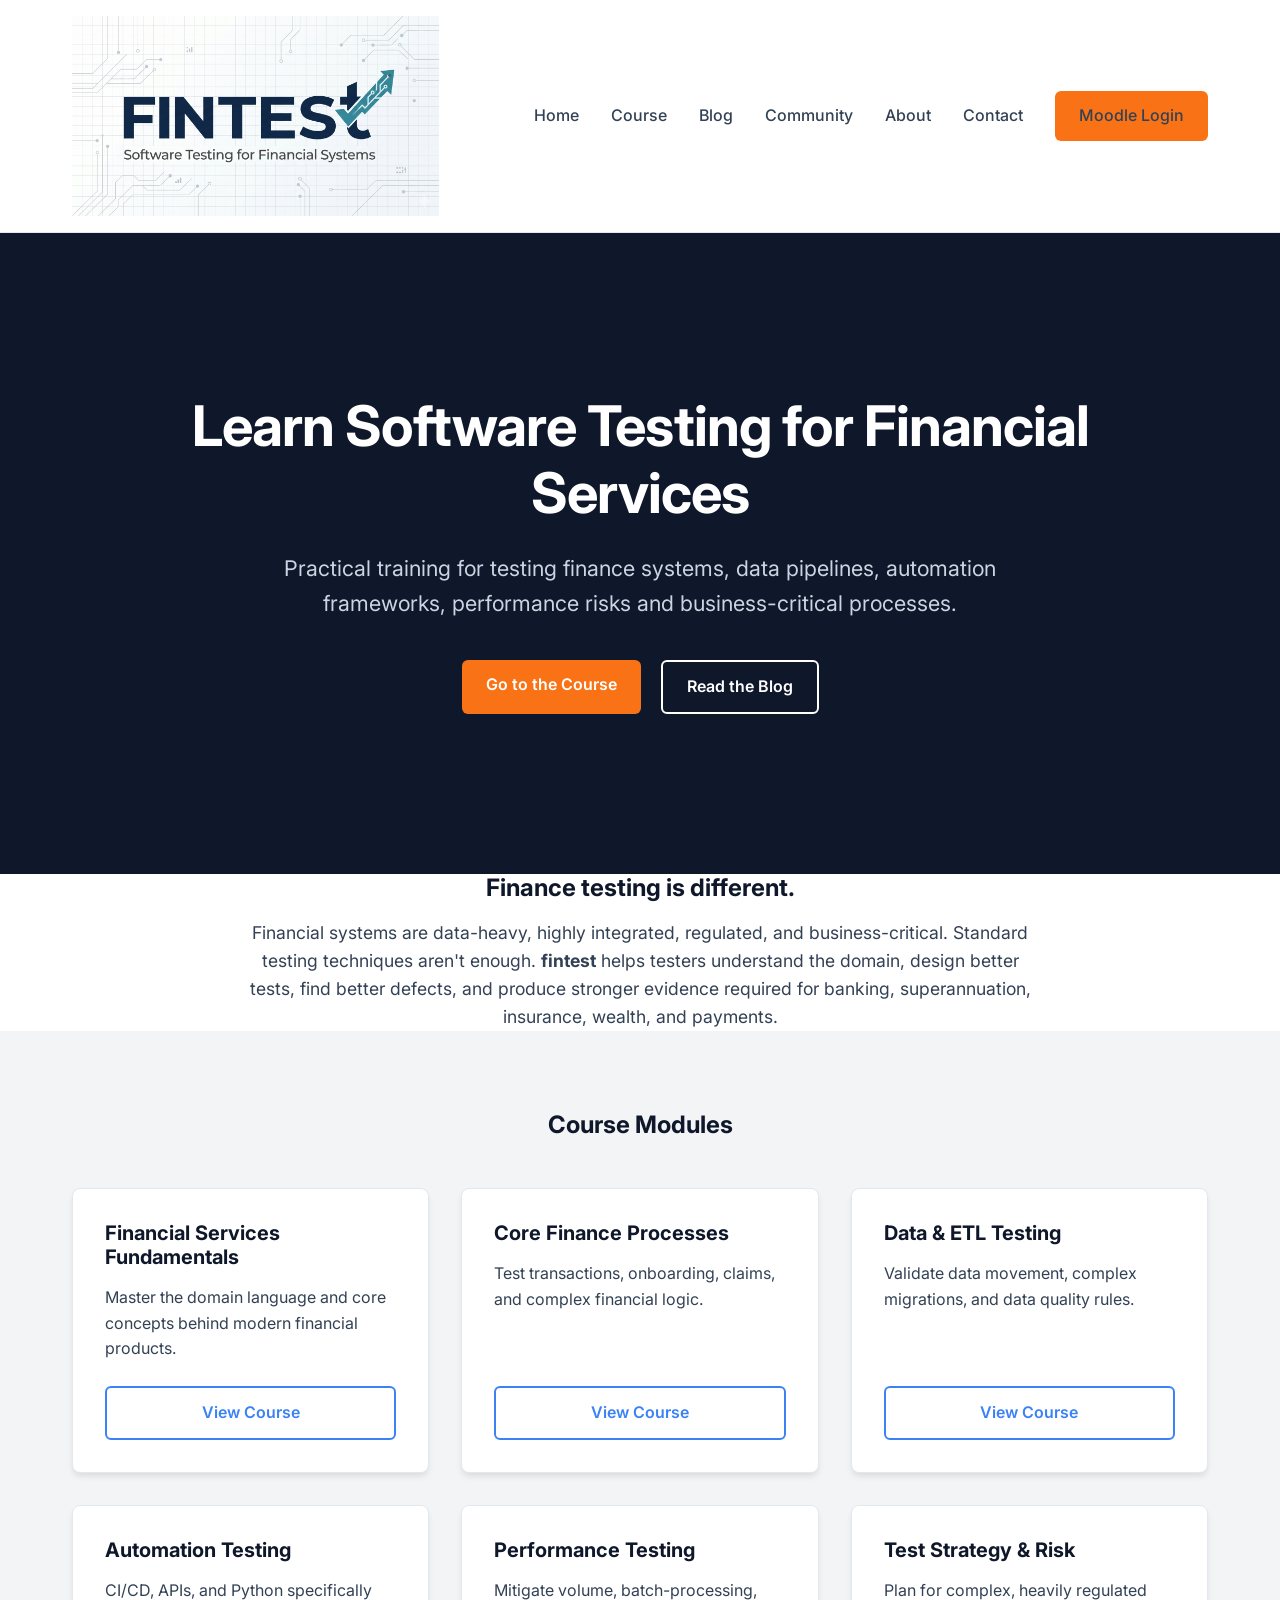
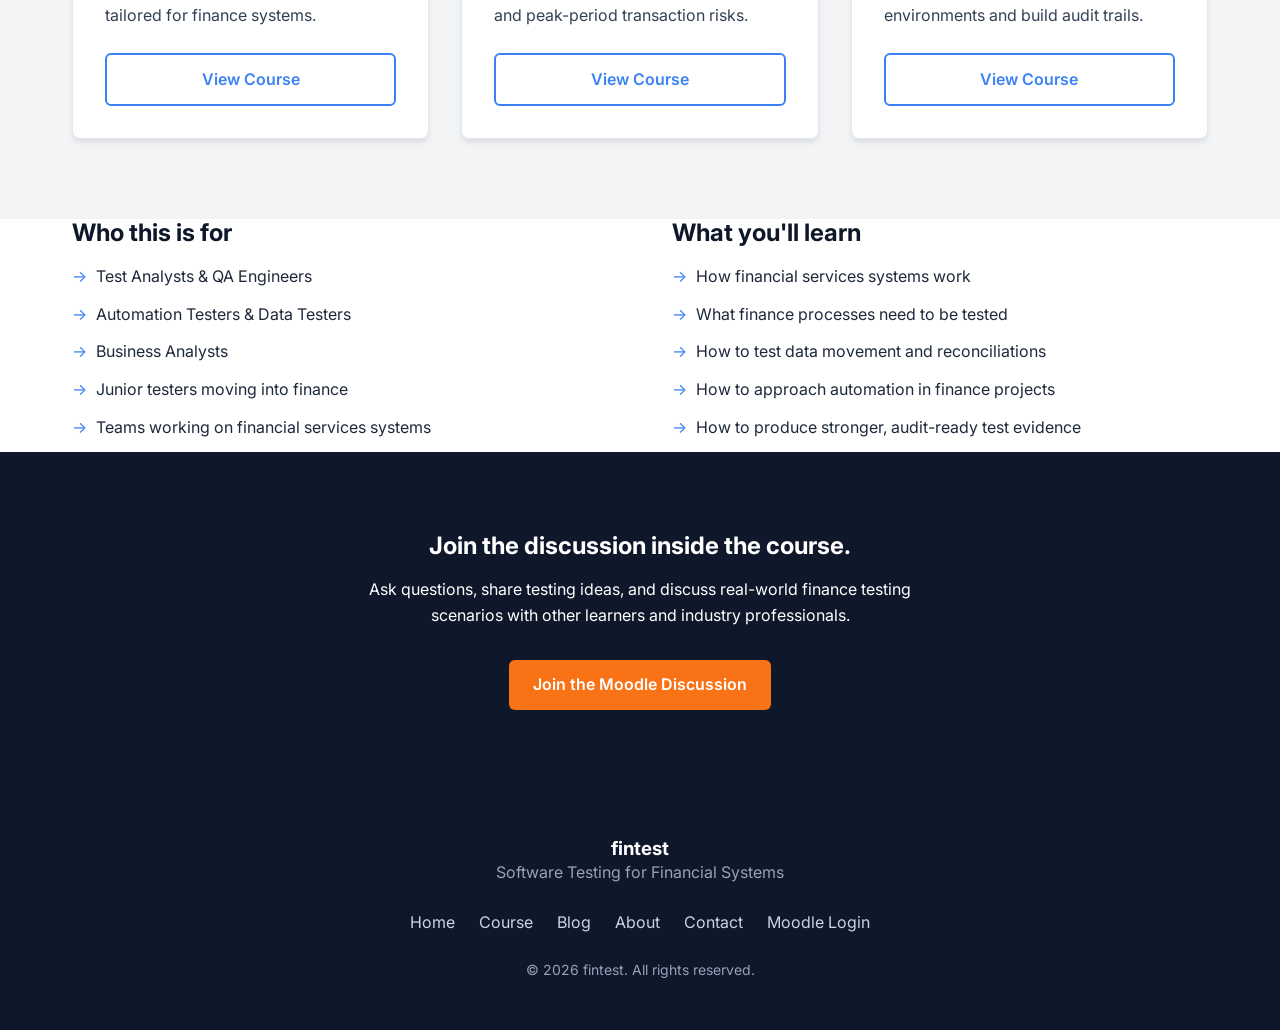
<file: index.html>
<!DOCTYPE html>
<html lang="en">
<head>
    <meta charset="UTF-8">
    <meta name="viewport" content="width=device-width, initial-scale=1.0">
    <title>fintest | Software Testing Training for Financial Services</title>
    <meta name="description" content="fintest provides practical software testing training for financial services, covering finance processes, data testing, automation, performance testing and test strategy.">
    <!-- Google Fonts: Inter -->
    <link href="https://fonts.googleapis.com/css2?family=Inter:wght@400;500;600;700;800&display=swap" rel="stylesheet">
    <link rel="icon" type="image/png" href="ft.png">
    <link rel="stylesheet" href="styles.css">
</head>
<body>

    <!-- Header -->
    <header>
        <div class="container nav-container">
            <a href="index.html" class="logo">
                <img src="logo.png" alt="fintest logo" class="logo-img">
            </a>
            <nav class="nav-links">
                <a href="index.html">Home</a>
                <a href="course.html">Course</a>
                <a href="blog.html">Blog</a>
                <a href="#">Community</a>
                <a href="#">About</a>
                <a href="#">Contact</a>
                <a href="https://your-moodle-site.com/login" class="btn btn-primary" target="_blank">Moodle Login</a>
            </nav>
        </div>
    </header>

    <!-- Hero Section -->
    <section class="hero" style="background-image: url('https://images.unsplash.com/photo-1551288049-bebda4e38f71?auto=format&fit=crop&q=80&w=2070');">
        <div class="container hero-content">
            <h1>Learn Software Testing for Financial Services</h1>
            <p>Practical training for testing finance systems, data pipelines, automation frameworks, performance risks and business-critical processes.</p>
            <div class="hero-btns">
                <a href="https://your-moodle-site.com" class="btn btn-primary" target="_blank">Go to the Course</a>
                <a href="#" class="btn btn-secondary">Read the Blog</a>
            </div>
        </div>
    </section>

    <!-- Intro Section -->
    <section class="container">
        <div style="max-width: 800px; margin: 0 auto; text-align: center;">
            <h2>Finance testing is different.</h2>
            <p style="font-size: 1.1rem; color: var(--charcoal);">Financial systems are data-heavy, highly integrated, regulated, and business-critical. Standard testing techniques aren't enough. <strong>fintest</strong> helps testers understand the domain, design better tests, find better defects, and produce stronger evidence required for banking, superannuation, insurance, wealth, and payments.</p>
        </div>
    </section>

    <!-- Course Overview Grid -->
    <section class="bg-light">
        <div class="container">
            <h2 style="text-align: center; margin-bottom: 3rem;">Course Modules</h2>
            <div class="grid-3">
                <div class="card">
                    <h3>Financial Services Fundamentals</h3>
                    <p>Master the domain language and core concepts behind modern financial products.</p>
                    <a href="https://your-moodle-site.com" class="btn btn-outline" target="_blank">View Course</a>
                </div>
                <div class="card">
                    <h3>Core Finance Processes</h3>
                    <p>Test transactions, onboarding, claims, and complex financial logic.</p>
                    <a href="https://your-moodle-site.com" class="btn btn-outline" target="_blank">View Course</a>
                </div>
                <div class="card">
                    <h3>Data & ETL Testing</h3>
                    <p>Validate data movement, complex migrations, and data quality rules.</p>
                    <a href="https://your-moodle-site.com" class="btn btn-outline" target="_blank">View Course</a>
                </div>
                <div class="card">
                    <h3>Automation Testing</h3>
                    <p>CI/CD, APIs, and Python specifically tailored for finance systems.</p>
                    <a href="https://your-moodle-site.com" class="btn btn-outline" target="_blank">View Course</a>
                </div>
                <div class="card">
                    <h3>Performance Testing</h3>
                    <p>Mitigate volume, batch-processing, and peak-period transaction risks.</p>
                    <a href="https://your-moodle-site.com" class="btn btn-outline" target="_blank">View Course</a>
                </div>
                <div class="card">
                    <h3>Test Strategy & Risk</h3>
                    <p>Plan for complex, heavily regulated environments and build audit trails.</p>
                    <a href="https://your-moodle-site.com" class="btn btn-outline" target="_blank">View Course</a>
                </div>
            </div>
        </div>
    </section>

    <!-- Audience Split Section -->
    <section class="container split-layout">
        <div>
            <h2>Who this is for</h2>
            <ul>
                <li>Test Analysts & QA Engineers</li>
                <li>Automation Testers & Data Testers</li>
                <li>Business Analysts</li>
                <li>Junior testers moving into finance</li>
                <li>Teams working on financial services systems</li>
            </ul>
        </div>
        <div>
            <h2>What you'll learn</h2>
            <ul>
                <li>How financial services systems work</li>
                <li>What finance processes need to be tested</li>
                <li>How to test data movement and reconciliations</li>
                <li>How to approach automation in finance projects</li>
                <li>How to produce stronger, audit-ready test evidence</li>
            </ul>
        </div>
    </section>

    <!-- Community CTA -->
    <section class="bg-navy" style="text-align: center;">
        <div class="container">
            <h2>Join the discussion inside the course.</h2>
            <p style="max-width: 600px; margin: 0 auto 2rem auto;">Ask questions, share testing ideas, and discuss real-world finance testing scenarios with other learners and industry professionals.</p>
            <a href="https://your-moodle-site.com" class="btn btn-primary" target="_blank">Join the Moodle Discussion</a>
        </div>
    </section>

    <!-- Footer -->
    <footer>
        <div class="container">
            <h3 style="color: var(--white); margin-bottom: 0;">fintest</h3>
            <p>Software Testing for Financial Systems</p>
            <div class="footer-links">
                <a href="index.html">Home</a>
                <a href="course.html">Course</a>
                <a href="blog.html">Blog</a>
                <a href="#">About</a>
                <a href="#">Contact</a>
                <a href="https://your-moodle-site.com/login" target="_blank">Moodle Login</a>
            </div>
            <p style="font-size: 0.875rem;">&copy; 2026 fintest. All rights reserved.</p>
        </div>
    </footer>

</body>
</html>
</file>
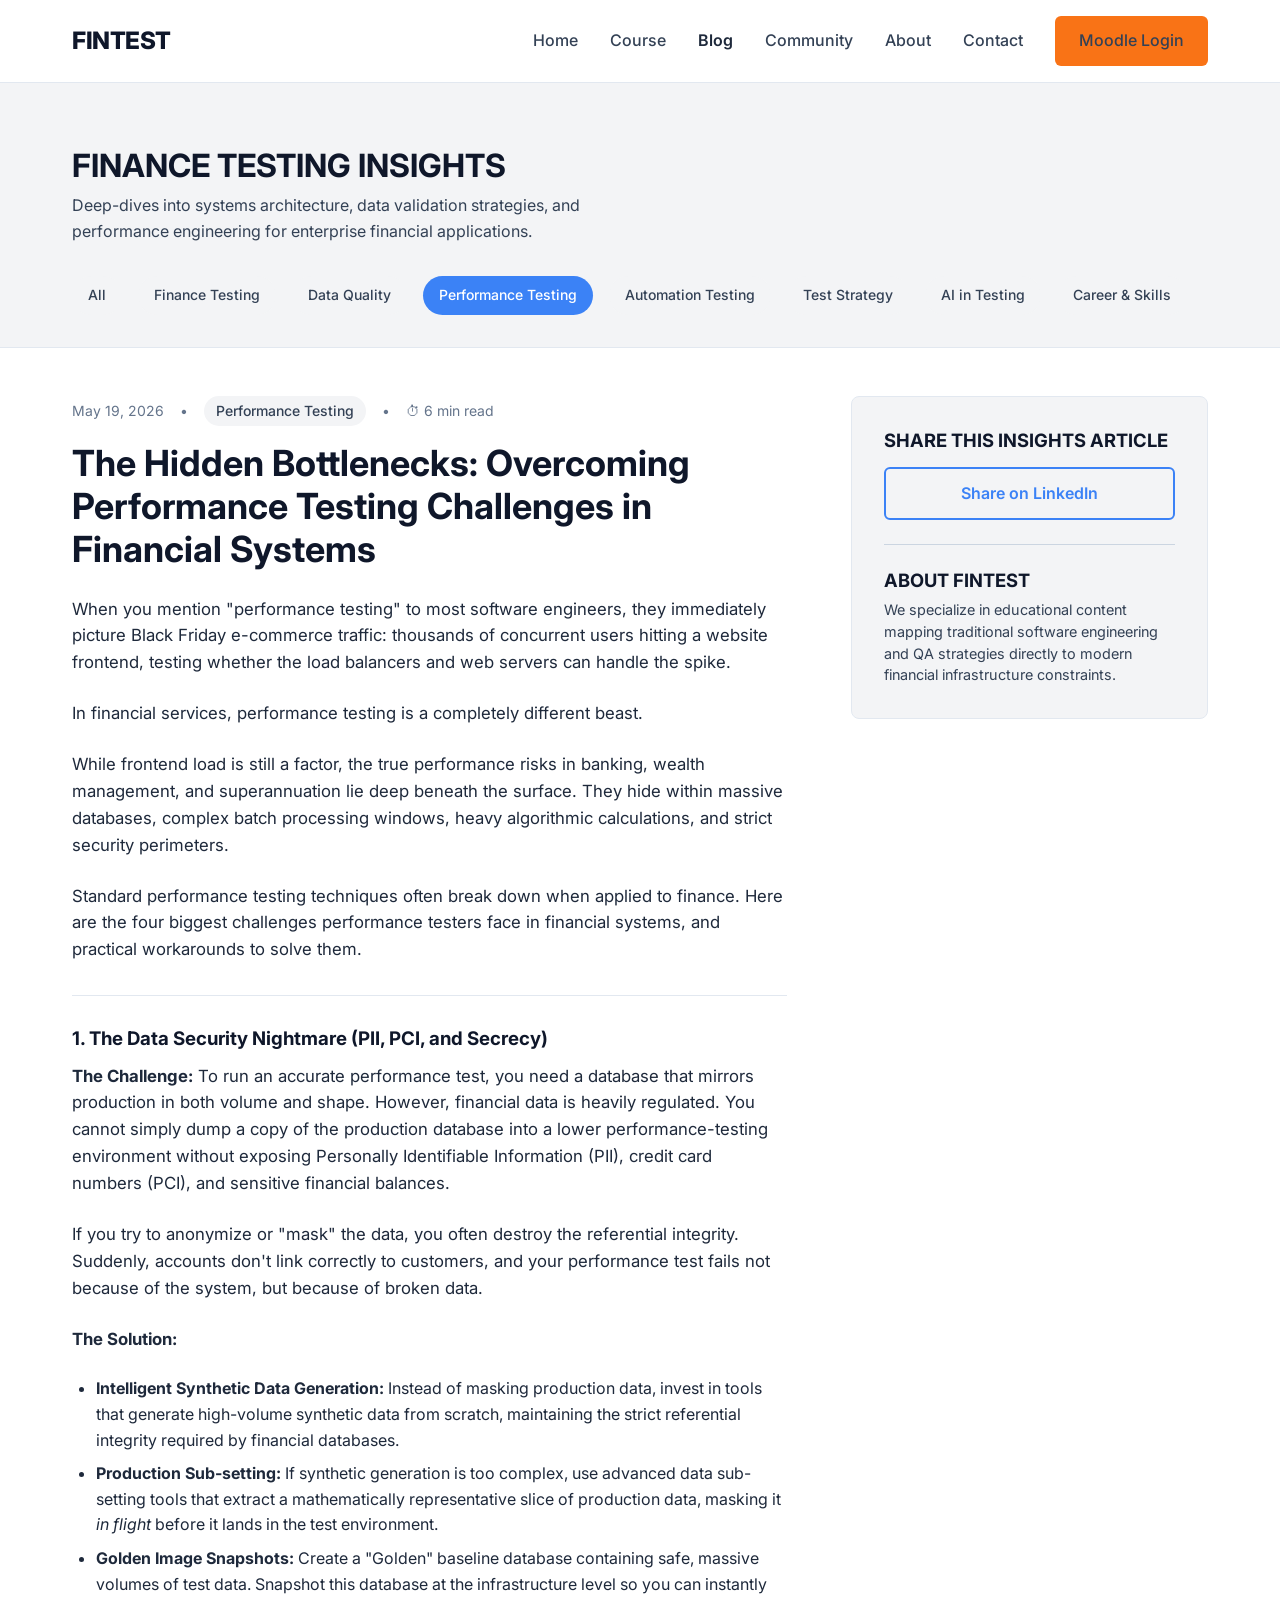
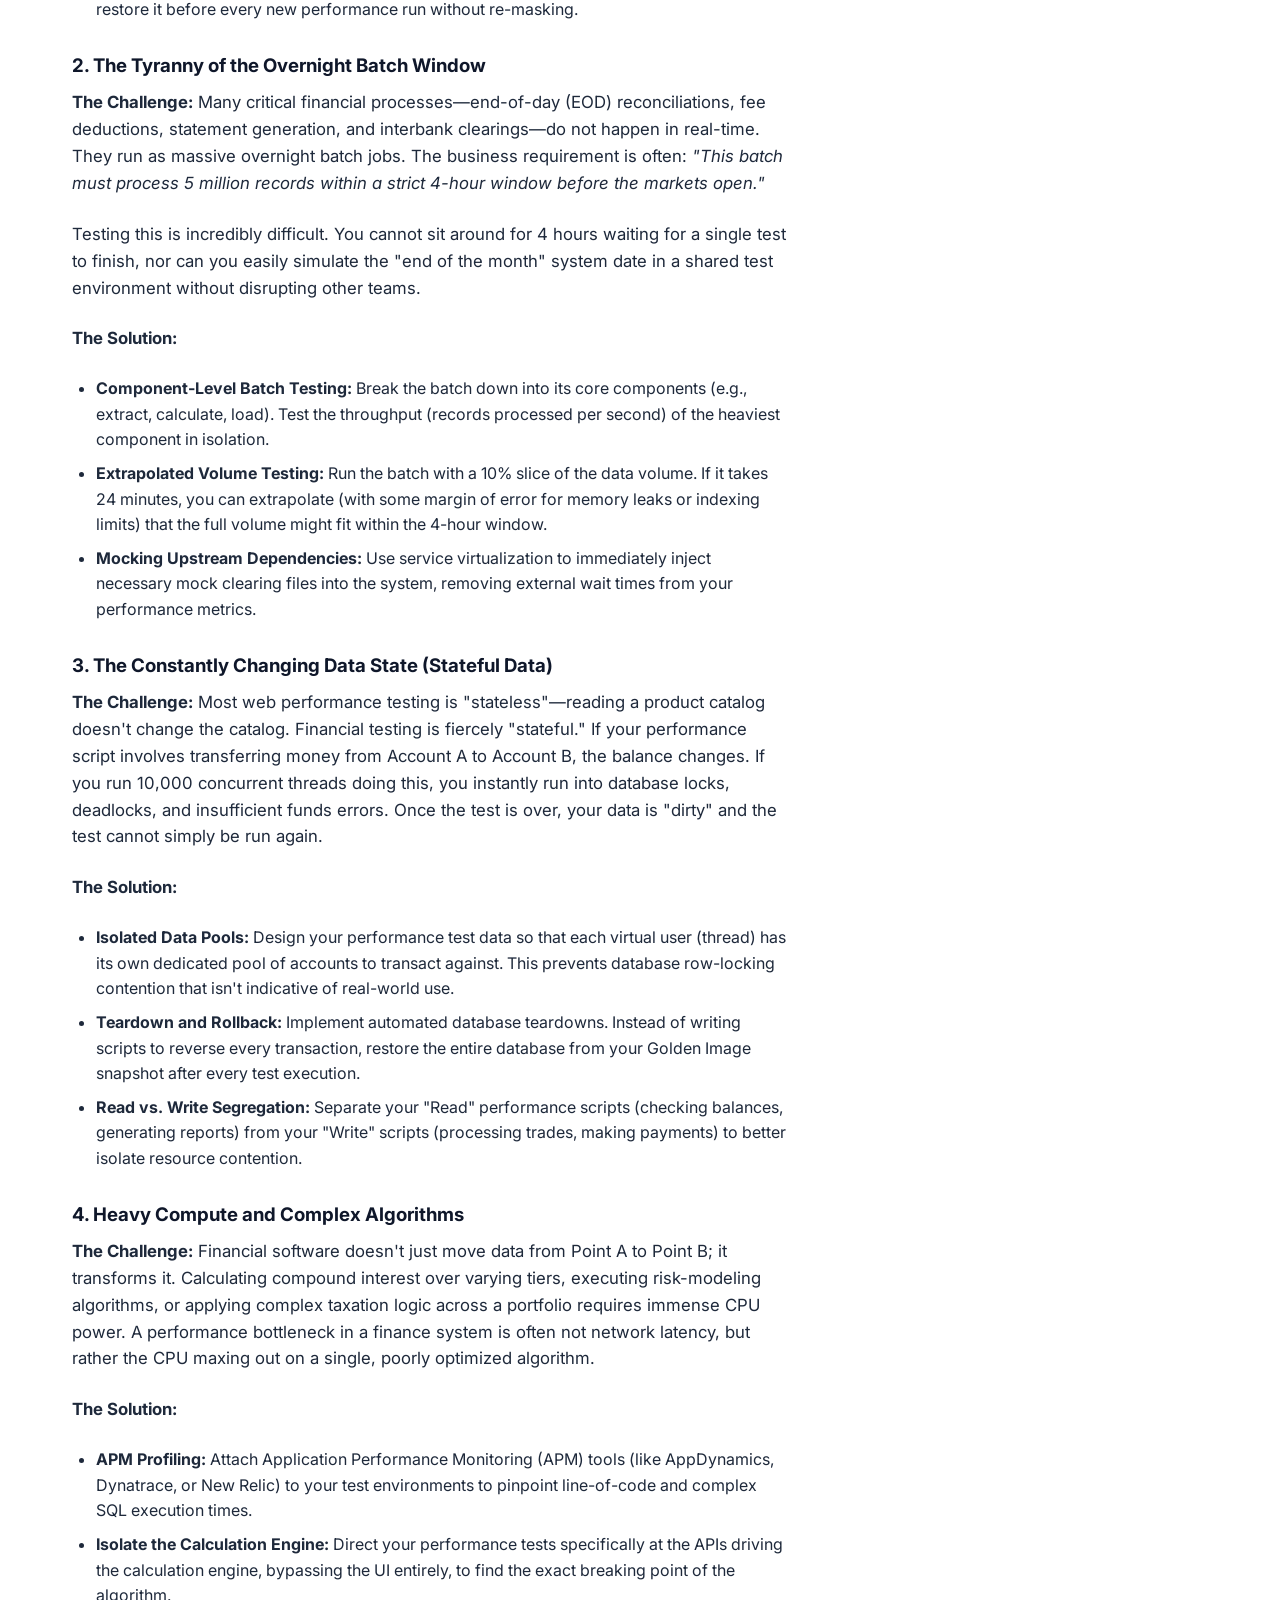
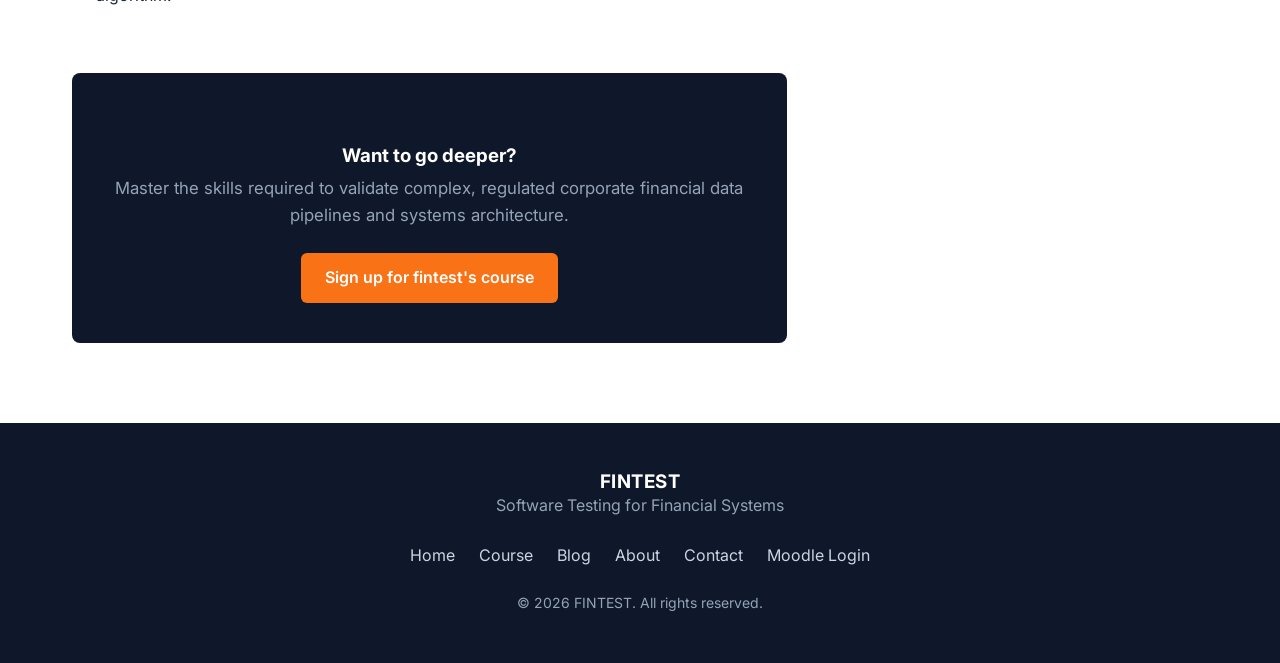
<file: blog.html>
<!DOCTYPE html>
<html lang="en">
<head>
    <meta charset="UTF-8">
    <meta name="viewport" content="width=device-width, initial-scale=1.0">
    <title>Blog | FINTEST</title>
    <meta name="description" content="Technical insights, strategies, and deep-dives into software testing within the financial services sector.">
    <!-- Google Fonts: Inter -->
    <link href="https://fonts.googleapis.com/css2?family=Inter:wght@400;500;600;700;800&display=swap" rel="stylesheet">
    <link rel="stylesheet" href="styles.css">
    <style>
        /* Blog Specific Layout Enhancements */
        .blog-header {
            padding: 4rem 0 2rem 0;
            border-bottom: 1px solid #E2E8F0;
        }
        .category-nav {
            display: flex;
            gap: 1rem;
            margin-top: 2rem;
            flex-wrap: wrap;
        }
        .category-badge {
            background-color: var(--light-grey);
            color: var(--charcoal);
            padding: 0.5rem 1rem;
            border-radius: 20px;
            font-size: 0.875rem;
            font-weight: 500;
        }
        .category-badge.active, .category-badge:hover {
            background-color: var(--primary-blue);
            color: var(--white);
        }
        .blog-layout {
            display: grid;
            grid-template-columns: 2fr 1fr;
            gap: 4rem;
            margin-top: 3rem;
        }
        @media (max-width: 768px) {
            .blog-layout {
                grid-template-columns: 1fr;
                gap: 2rem;
            }
        }
        .article-meta {
            font-size: 0.875rem;
            color: #64748B;
            margin-bottom: 1rem;
            display: flex;
            gap: 1rem;
            align-items: center;
        }
        .full-article h1 {
            font-size: 2.25rem;
            margin-bottom: 1.5rem;
        }
        .full-article p {
            margin-bottom: 1.5rem;
            color: var(--text-main);
            font-size: 1.05rem;
        }
        .full-article h3 {
            margin-top: 2rem;
            margin-bottom: 0.75rem;
        }
        .full-article ul {
            margin-bottom: 1.5rem;
            padding-left: 1.5rem;
        }
        .full-article li {
            margin-bottom: 0.5rem;
        }
        .sidebar-box {
            background-color: var(--light-grey);
            padding: 2rem;
            border-radius: 8px;
            position: sticky;
            top: 6rem;
            border: 1px solid #E2E8F0;
        }
    </style>
</head>
<body>

    <!-- Header -->
    <header>
        <div class="container nav-container">
            <a href="index.html" class="logo" style="text-transform: uppercase;">FINTEST</a>
            <nav class="nav-links">
                <a href="index.html">Home</a>
                <a href="course.html">Course</a>
                <a href="blog.html" style="color: var(--teal); font-weight: 600;">Blog</a>
                <a href="#">Community</a>
                <a href="#">About</a>
                <a href="#">Contact</a>
                <a href="https://your-moodle-site.com/login" class="btn btn-primary" target="_blank">Moodle Login</a>
            </nav>
        </div>
    </header>

    <!-- Blog Header & Category Filter -->
    <div class="bg-light blog-header">
        <div class="container">
            <h1 style="text-transform: uppercase; font-size: 2rem; margin-bottom: 0.5rem;">Finance Testing Insights</h1>
            <p style="color: var(--charcoal); max-width: 600px;">Deep-dives into systems architecture, data validation strategies, and performance engineering for enterprise financial applications.</p>
            
            <div class="category-nav">
                <a href="#" class="category-badge">All</a>
                <a href="#" class="category-badge">Finance Testing</a>
                <a href="#" class="category-badge">Data Quality</a>
                <a href="#" class="category-badge active">Performance Testing</a>
                <a href="#" class="category-badge">Automation Testing</a>
                <a href="#" class="category-badge">Test Strategy</a>
                <a href="#" class="category-badge">AI in Testing</a>
                <a href="#" class="category-badge">Career & Skills</a>
            </div>
        </div>
    </div>

    <!-- Main Content Layout -->
    <div class="container blog-layout">
        
        <!-- Left: Full Article Column -->
        <main class="full-article">
            <div class="article-meta">
                <span>May 19, 2026</span>
                <span>•</span>
                <span class="category-badge" style="padding: 0.25rem 0.75rem; margin: 0;">Performance Testing</span>
                <span>•</span>
                <span>⏱ 6 min read</span>
            </div>

            <h1>The Hidden Bottlenecks: Overcoming Performance Testing Challenges in Financial Systems</h1>
            
            <p>When you mention "performance testing" to most software engineers, they immediately picture Black Friday e-commerce traffic: thousands of concurrent users hitting a website frontend, testing whether the load balancers and web servers can handle the spike.</p>
            
            <p>In financial services, performance testing is a completely different beast.</p>
            
            <p>While frontend load is still a factor, the true performance risks in banking, wealth management, and superannuation lie deep beneath the surface. They hide within massive databases, complex batch processing windows, heavy algorithmic calculations, and strict security perimeters.</p>
            
            <p>Standard performance testing techniques often break down when applied to finance. Here are the four biggest challenges performance testers face in financial systems, and practical workarounds to solve them.</p>
            
            <hr style="border: 0; border-top: 1px solid #E2E8F0; margin: 2rem 0;">

            <h3>1. The Data Security Nightmare (PII, PCI, and Secrecy)</h3>
            <p><strong>The Challenge:</strong> To run an accurate performance test, you need a database that mirrors production in both volume and shape. However, financial data is heavily regulated. You cannot simply dump a copy of the production database into a lower performance-testing environment without exposing Personally Identifiable Information (PII), credit card numbers (PCI), and sensitive financial balances.</p>
            <p>If you try to anonymize or "mask" the data, you often destroy the referential integrity. Suddenly, accounts don't link correctly to customers, and your performance test fails not because of the system, but because of broken data.</p>
            <p><strong>The Solution:</strong></p>
            <ul>
                <li><strong>Intelligent Synthetic Data Generation:</strong> Instead of masking production data, invest in tools that generate high-volume synthetic data from scratch, maintaining the strict referential integrity required by financial databases.</li>
                <li><strong>Production Sub-setting:</strong> If synthetic generation is too complex, use advanced data sub-setting tools that extract a mathematically representative slice of production data, masking it <em>in flight</em> before it lands in the test environment.</li>
                <li><strong>Golden Image Snapshots:</strong> Create a "Golden" baseline database containing safe, massive volumes of test data. Snapshot this database at the infrastructure level so you can instantly restore it before every new performance run without re-masking.</li>
            </ul>

            <h3>2. The Tyranny of the Overnight Batch Window</h3>
            <p><strong>The Challenge:</strong> Many critical financial processes—end-of-day (EOD) reconciliations, fee deductions, statement generation, and interbank clearings—do not happen in real-time. They run as massive overnight batch jobs. The business requirement is often: <em>"This batch must process 5 million records within a strict 4-hour window before the markets open."</em></p>
            <p>Testing this is incredibly difficult. You cannot sit around for 4 hours waiting for a single test to finish, nor can you easily simulate the "end of the month" system date in a shared test environment without disrupting other teams.</p>
            <p><strong>The Solution:</strong></p>
            <ul>
                <li><strong>Component-Level Batch Testing:</strong> Break the batch down into its core components (e.g., extract, calculate, load). Test the throughput (records processed per second) of the heaviest component in isolation.</li>
                <li><strong>Extrapolated Volume Testing:</strong> Run the batch with a 10% slice of the data volume. If it takes 24 minutes, you can extrapolate (with some margin of error for memory leaks or indexing limits) that the full volume might fit within the 4-hour window.</li>
                <li><strong>Mocking Upstream Dependencies:</strong> Use service virtualization to immediately inject necessary mock clearing files into the system, removing external wait times from your performance metrics.</li>
            </ul>

            <h3>3. The Constantly Changing Data State (Stateful Data)</h3>
            <p><strong>The Challenge:</strong> Most web performance testing is "stateless"—reading a product catalog doesn't change the catalog. Financial testing is fiercely "stateful." If your performance script involves transferring money from Account A to Account B, the balance changes. If you run 10,000 concurrent threads doing this, you instantly run into database locks, deadlocks, and insufficient funds errors. Once the test is over, your data is "dirty" and the test cannot simply be run again.</p>
            <p><strong>The Solution:</strong></p>
            <ul>
                <li><strong>Isolated Data Pools:</strong> Design your performance test data so that each virtual user (thread) has its own dedicated pool of accounts to transact against. This prevents database row-locking contention that isn't indicative of real-world use.</li>
                <li><strong>Teardown and Rollback:</strong> Implement automated database teardowns. Instead of writing scripts to reverse every transaction, restore the entire database from your Golden Image snapshot after every test execution.</li>
                <li><strong>Read vs. Write Segregation:</strong> Separate your "Read" performance scripts (checking balances, generating reports) from your "Write" scripts (processing trades, making payments) to better isolate resource contention.</li>
            </ul>

            <h3>4. Heavy Compute and Complex Algorithms</h3>
            <p><strong>The Challenge:</strong> Financial software doesn't just move data from Point A to Point B; it transforms it. Calculating compound interest over varying tiers, executing risk-modeling algorithms, or applying complex taxation logic across a portfolio requires immense CPU power. A performance bottleneck in a finance system is often not network latency, but rather the CPU maxing out on a single, poorly optimized algorithm.</p>
            <p><strong>The Solution:</strong></p>
            <ul>
                <li><strong>APM Profiling:</strong> Attach Application Performance Monitoring (APM) tools (like AppDynamics, Dynatrace, or New Relic) to your test environments to pinpoint line-of-code and complex SQL execution times.</li>
                <li><strong>Isolate the Calculation Engine:</strong> Direct your performance tests specifically at the APIs driving the calculation engine, bypassing the UI entirely, to find the exact breaking point of the algorithm.</li>
            </ul>

            <!-- Updated CTA Block -->
            <div style="background-color: #0F172A; color: white; padding: 2.5rem; border-radius: 8px; margin-top: 4rem; text-align: center;">
                <h3 style="color: white; margin-bottom: 0.5rem;">Want to go deeper?</h3>
                <p style="color: #94A3B8; margin-bottom: 1.5rem;">Master the skills required to validate complex, regulated corporate financial data pipelines and systems architecture.</p>
                <a href="course.html" class="btn btn-primary">Sign up for fintest's course</a>
            </div>
        </main>

        <!-- Right: Sticky Sidebar Context Column -->
        <aside>
            <div class="sidebar-box">
                <h3 style="font-size: 1.15rem; text-transform: uppercase; margin-bottom: 1rem;">Share this Insights Article</h3>
                <a href="https://www.linkedin.com/sharing/share-offsite/" target="_blank" class="btn btn-outline" style="display: block; width: 100%; text-align: center; margin-bottom: 1.5rem;">
                     Share on LinkedIn
                </a>
                <hr style="border: 0; border-top: 1px solid #CBD5E1; margin: 1.5rem 0;">
                <h3 style="font-size: 1.15rem; text-transform: uppercase; margin-bottom: 0.5rem;">About FINTEST</h3>
                <p style="font-size: 0.9rem; color: var(--charcoal); line-height: 1.5;">We specialize in educational content mapping traditional software engineering and QA strategies directly to modern financial infrastructure constraints.</p>
            </div>
        </aside>

    </div>

    <!-- Footer -->
    <footer style="margin-top: 5rem;">
        <div class="container">
            <h3 style="color: var(--white); margin-bottom: 0; text-transform: uppercase; letter-spacing: 0.5px;">FINTEST</h3>
            <p>Software Testing for Financial Systems</p>
            <div class="footer-links">
                <a href="index.html">Home</a>
                <a href="course.html">Course</a>
                <a href="blog.html">Blog</a>
                <a href="#">About</a>
                <a href="#">Contact</a>
                <a href="https://your-moodle-site.com/login" target="_blank">Moodle Login</a>
            </div>
            <p style="font-size: 0.875rem;">&copy; 2026 FINTEST. All rights reserved.</p>
        </div>
    </footer>

</body>
</html>
</file>
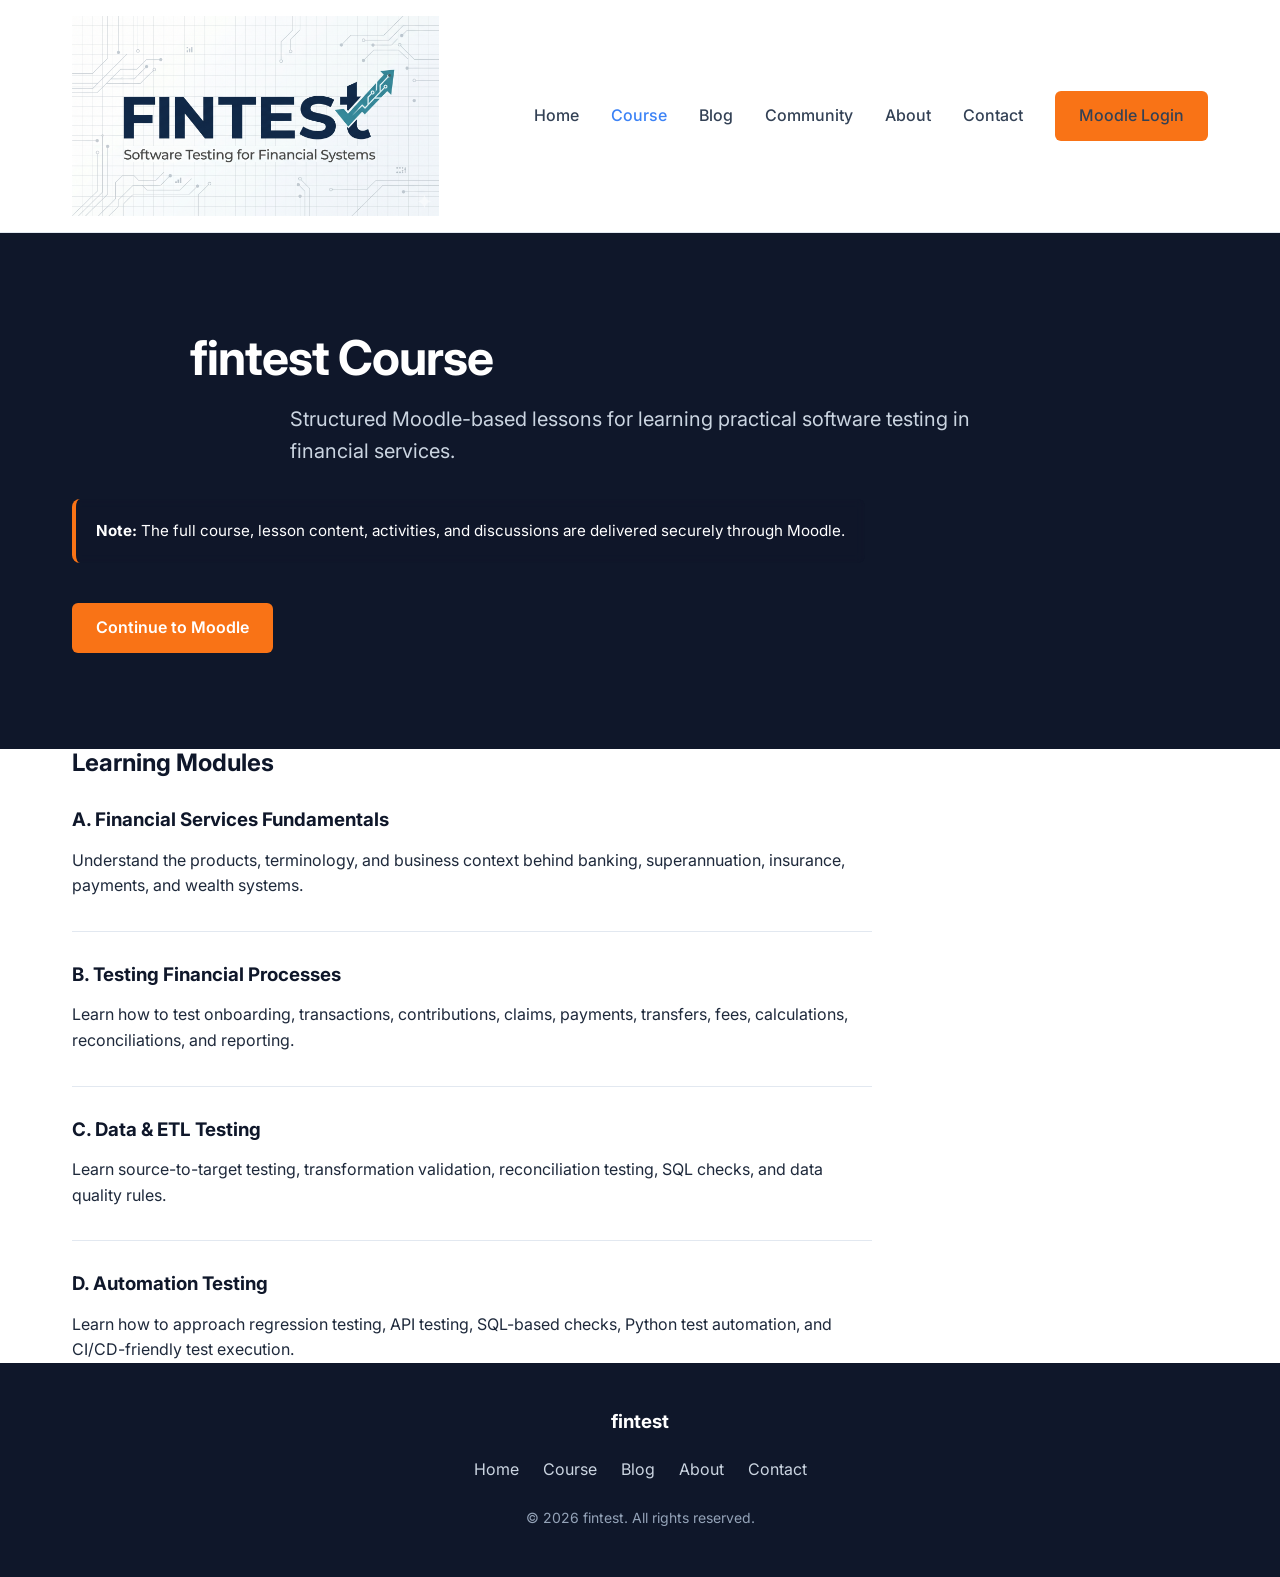
<file: course.html>
<!DOCTYPE html>
<html lang="en">
<head>
    <meta charset="UTF-8">
    <meta name="viewport" content="width=device-width, initial-scale=1.0">
    <title>Course | fintest</title>
    <link href="https://fonts.googleapis.com/css2?family=Inter:wght@400;500;600;700;800&display=swap" rel="stylesheet">
    <link rel="icon" type="image/png" href="ft.png">
    <link rel="stylesheet" href="styles.css">
</head>
<body>

    <!-- Header -->
    <header>
        <div class="container nav-container">
            <a href="index.html" class="logo">
                <img src="logo.png" alt="fintest logo" class="logo-img">
            </a>
            <nav class="nav-links">
                <a href="index.html">Home</a>
                <a href="course.html" style="color: var(--primary-blue);">Course</a>
                <a href="blog.html">Blog</a>
                <a href="#">Community</a>
                <a href="#">About</a>
                <a href="#">Contact</a>
                <a href="https://your-moodle-site.com/login" class="btn btn-primary" target="_blank">Moodle Login</a>
            </nav>
        </div>
    </header>

    <!-- Page Header (Hero) -->
    <section class="hero" style="background-image: url('https://images.unsplash.com/photo-1460925895917-afdab827c52f?auto=format&fit=crop&q=80&w=2015'); text-align: left; justify-content: flex-start; min-height: 40vh; padding: 6rem 0;">
        <div class="container hero-content">
            <h1 style="font-size: 3rem; margin-bottom: 1rem;">fintest Course</h1>
            <p style="font-size: 1.25rem; color: #CBD5E1; max-width: 700px; margin-bottom: 2rem;">Structured Moodle-based lessons for learning practical software testing in financial services.</p>
            <div style="background: rgba(15, 23, 42, 0.6); backdrop-filter: blur(4px); color: white; padding: 1.25rem; border-radius: 8px; display: inline-block; font-size: 0.95rem; margin-bottom: 2.5rem; border-left: 4px solid var(--accent-orange);">
                <strong>Note:</strong> The full course, lesson content, activities, and discussions are delivered securely through Moodle.
            </div>
            <br>
            <a href="https://your-moodle-site.com" class="btn btn-primary" target="_blank">Continue to Moodle</a>
        </div>
    </section>

    <!-- Modules List -->
    <section class="container">
        <h2 style="margin-bottom: 2rem;">Learning Modules</h2>
        <div style="display: flex; flex-direction: column; gap: 2rem; max-width: 800px;">
            
            <div>
                <h3>A. Financial Services Fundamentals</h3>
                <p>Understand the products, terminology, and business context behind banking, superannuation, insurance, payments, and wealth systems.</p>
            </div>
            <hr style="border: 0; border-top: 1px solid #E2E8F0;">
            
            <div>
                <h3>B. Testing Financial Processes</h3>
                <p>Learn how to test onboarding, transactions, contributions, claims, payments, transfers, fees, calculations, reconciliations, and reporting.</p>
            </div>
            <hr style="border: 0; border-top: 1px solid #E2E8F0;">

            <div>
                <h3>C. Data & ETL Testing</h3>
                <p>Learn source-to-target testing, transformation validation, reconciliation testing, SQL checks, and data quality rules.</p>
            </div>
            <hr style="border: 0; border-top: 1px solid #E2E8F0;">

            <div>
                <h3>D. Automation Testing</h3>
                <p>Learn how to approach regression testing, API testing, SQL-based checks, Python test automation, and CI/CD-friendly test execution.</p>
            </div>

        </div>
    </section>

    <!-- Footer -->
    <footer>
        <div class="container">
            <h3 style="color: var(--white); margin-bottom: 0;">fintest</h3>
            <div class="footer-links">
                <a href="index.html">Home</a>
                <a href="course.html">Course</a>
                <a href="blog.html">Blog</a>
                <a href="#">About</a>
                <a href="#">Contact</a>
            </div>
            <p style="font-size: 0.875rem;">&copy; 2026 fintest. All rights reserved.</p>
        </div>
    </footer>

</body>
</html>
</file>
<file: styles.css>
/* =========================================
   fintest | Global Styles
   ========================================= */

:root {
  --navy: #0F172A;
  --charcoal: #334155;
  --light-grey: #F3F4F6;
  --white: #FFFFFF;
  --primary-blue: #3B82F6;
  --primary-blue-hover: #2563EB;
  --accent-orange: #F97316;
  --accent-orange-hover: #EA580C;
  --text-main: #1E293B;
  --font-stack: 'Inter', system-ui, -apple-system, sans-serif;
}

* {
  margin: 0;
  padding: 0;
  box-sizing: border-box;
}

body {
  font-family: var(--font-stack);
  color: var(--text-main);
  background-color: var(--white);
  line-height: 1.6;
}

h1, h2, h3, h4 {
  color: var(--navy);
  margin-bottom: 1rem;
  font-weight: 700;
  line-height: 1.2;
}

a {
  text-decoration: none;
  color: var(--primary-blue);
  transition: color 0.3s ease;
}

a:hover {
  color: var(--navy);
}

/* --- Layout --- */
.container {
  max-width: 1200px;
  margin: 0 auto;
  padding: 0 2rem;
}

section {
  padding: 5rem 0;
}

.bg-light {
  background-color: var(--light-grey);
}

.bg-navy {
  background-color: var(--navy);
  color: var(--white);
}

.bg-navy h2, .bg-navy h3 {
  color: var(--white);
}

/* --- Buttons --- */
.btn {
  display: inline-block;
  padding: 0.75rem 1.5rem;
  border-radius: 6px;
  font-weight: 600;
  text-align: center;
  transition: background-color 0.3s ease;
  cursor: pointer;
  border: none;
}

.btn-primary {
  background-color: var(--accent-orange);
  color: var(--white);
}

.btn-primary:hover {
  background-color: var(--accent-orange-hover);
  color: var(--white);
}

.btn-secondary {
  background-color: transparent;
  color: var(--white);
  border: 2px solid var(--white);
}

.btn-secondary:hover {
  background-color: var(--white);
  color: var(--navy);
}

.btn-outline {
  background-color: transparent;
  color: var(--primary-blue);
  border: 2px solid var(--primary-blue);
}

.btn-outline:hover {
  background-color: var(--primary-blue);
  color: var(--white);
}

/* --- Header & Nav --- */
header {
  border-bottom: 1px solid #E2E8F0;
  padding: 1rem 0;
  background: var(--white);
  position: sticky;
  top: 0;
  z-index: 100;
}

.nav-container {
  display: flex;
  justify-content: space-between;
  align-items: center;
}

.logo {
  font-size: 1.5rem;
  font-weight: 800;
  color: var(--navy);
  letter-spacing: -0.5px;
  display: flex;
  align-items: center;
}

.logo-img {
  height: 200px;
  width: auto;
}

.nav-links {
  display: flex;
  gap: 2rem;
  align-items: center;
}

.nav-links a {
  color: var(--charcoal);
  font-weight: 500;
}

.nav-links a:hover {
  color: var(--primary-blue);
}

/* --- Hero Section --- */
.hero {
  position: relative;
  background-color: var(--navy);
  background-size: cover;
  background-position: center;
  background-repeat: no-repeat;
  color: var(--white);
  padding: 10rem 0;
  text-align: center;
  display: flex;
  align-items: center;
  justify-content: center;
  min-height: 60vh;
}

.hero::before {
  content: '';
  position: absolute;
  top: 0;
  left: 0;
  right: 0;
  bottom: 0;
  background: linear-gradient(rgba(15, 23, 42, 0.8), rgba(15, 23, 42, 0.7));
  z-index: 1;
}

.hero-content {
  position: relative;
  z-index: 2;
  width: 100%;
}

.hero h1 {
  color: var(--white);
  font-size: 3.5rem;
  max-width: 900px;
  margin: 0 auto 1.5rem auto;
  letter-spacing: -1px;
}

.hero p {
  font-size: 1.35rem;
  color: #CBD5E1;
  max-width: 750px;
  margin: 0 auto 2.5rem auto;
  font-weight: 400;
}

.hero-btns {
  display: flex;
  gap: 1.25rem;
  justify-content: center;
}

/* --- Grids & Cards --- */
.grid-3 {
  display: grid;
  grid-template-columns: repeat(auto-fit, minmax(300px, 1fr));
  gap: 2rem;
}

.card {
  background: var(--white);
  padding: 2rem;
  border-radius: 8px;
  box-shadow: 0 4px 6px -1px rgba(0, 0, 0, 0.1);
  border: 1px solid #E2E8F0;
  display: flex;
  flex-direction: column;
}

.card h3 {
  font-size: 1.25rem;
}

.card p {
  color: var(--charcoal);
  margin-bottom: 1.5rem;
  flex-grow: 1;
}

/* --- Split Layout --- */
.split-layout {
  display: grid;
  grid-template-columns: 1fr 1fr;
  gap: 4rem;
}

.split-layout ul {
  list-style-type: none;
  margin-top: 1rem;
}

.split-layout li {
  margin-bottom: 0.75rem;
  padding-left: 1.5rem;
  position: relative;
}

.split-layout li::before {
  content: "→";
  color: var(--primary-blue);
  position: absolute;
  left: 0;
}

/* --- Footer --- */
footer {
  background-color: var(--navy);
  color: #94A3B8;
  padding: 3rem 0;
  text-align: center;
}

footer .footer-links {
  display: flex;
  justify-content: center;
  gap: 1.5rem;
  margin: 1.5rem 0;
  flex-wrap: wrap;
}

footer a {
  color: #CBD5E1;
}

footer a:hover {
  color: var(--white);
}
</file>
